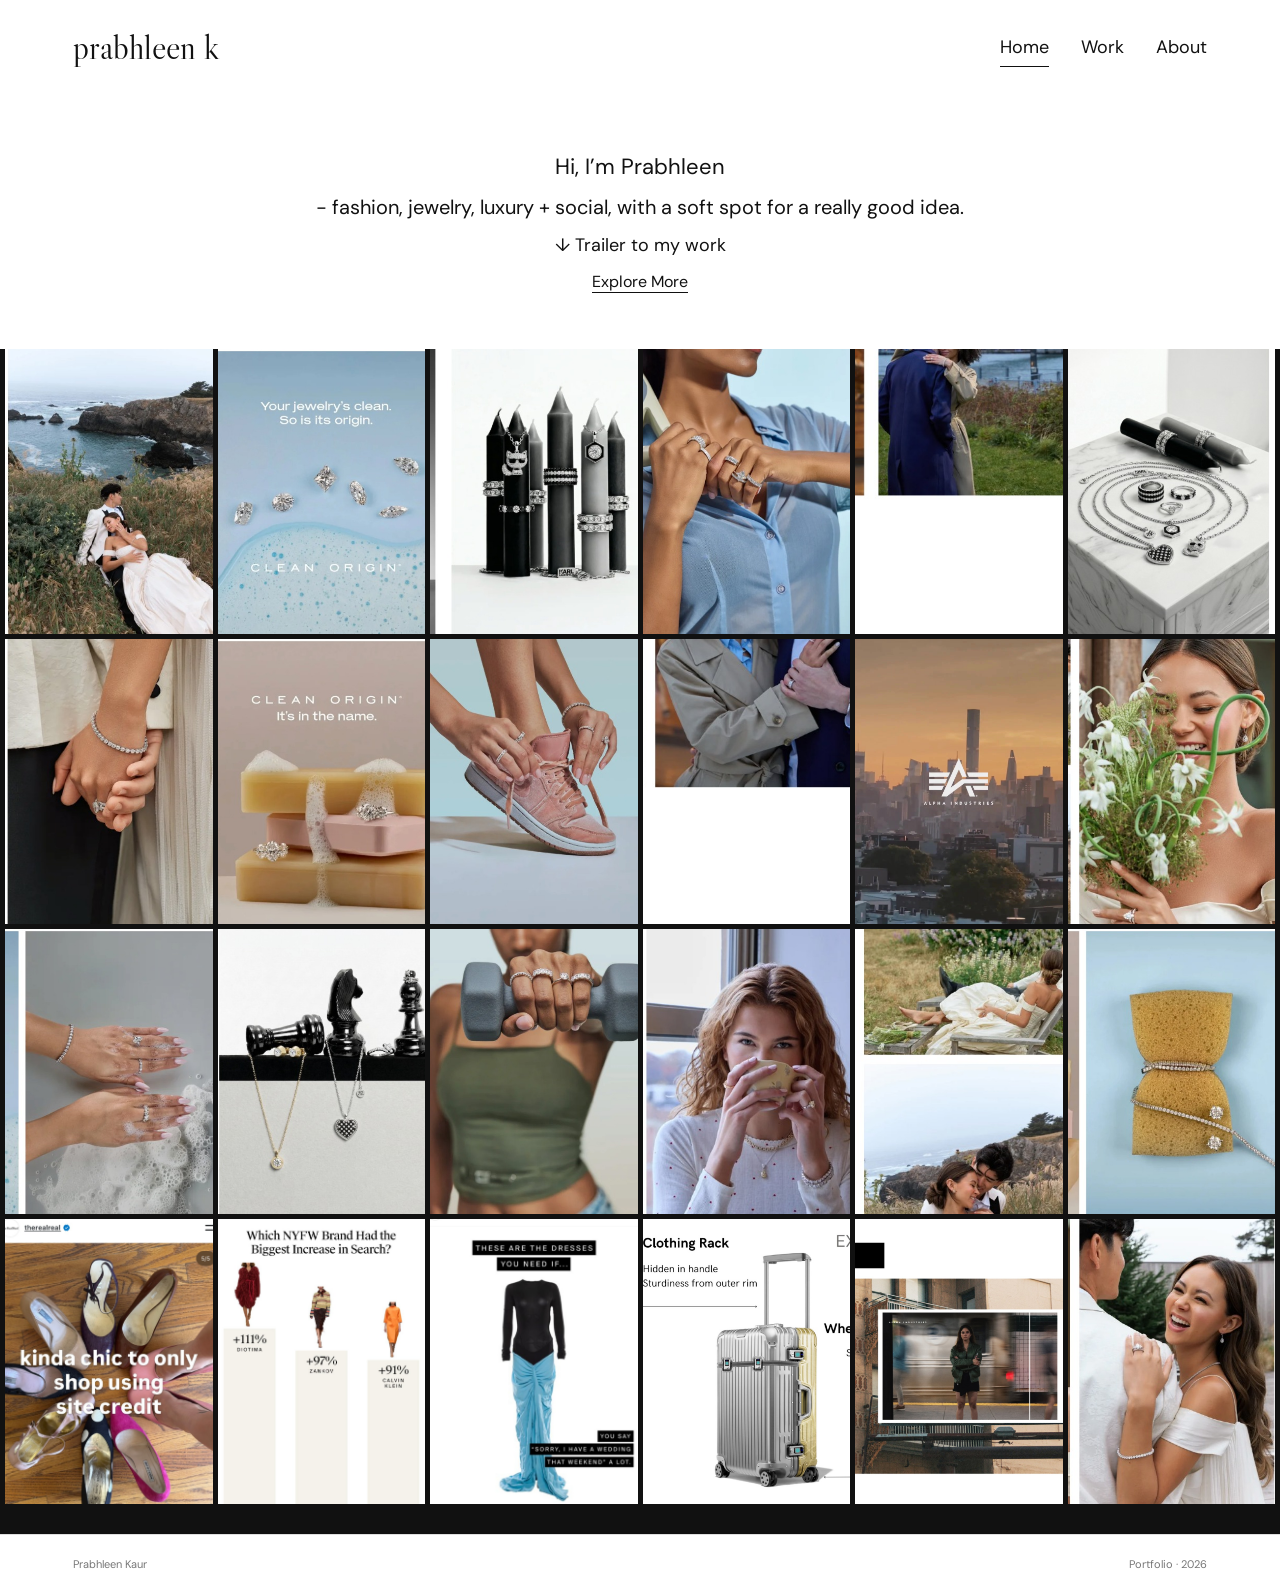
<file: index.html>
<!doctype html><html><head><meta charset="utf-8"><meta name="viewport" content="width=device-width,initial-scale=1">
<title>Prabhleen Kaur - Portfolio</title><link rel="stylesheet" href="styles.css"></head><body><header class="header">
<a href="index.html" class="logo">prabhleen k</a>
<nav class="nav"><a href="index.html" class="active">Home</a><a href="work.html">Work</a><a href="about.html">About</a></nav>
</header><main>
<section class="intro">
<div><h1>Hi, I’m Prabhleen</h1><p>- fashion, jewelry, luxury + social, with a soft spot for a really good idea.</p>
<div class="small">↓ Trailer to my work</div><div style="margin-top:14px"><a href="work.html">Explore More</a></div></div>
</section>

<section class="trailer-grid trailer-grid-clean">
  <a class="trailer-tile" href="work.html"><img src="assets/co-wedding-1.jpg" alt=""><span class="label">Clean Origin</span></a>
  <a class="trailer-tile" href="work.html"><img src="assets/co-clean-1.jpg" alt=""><span class="label">Clean Origin</span></a>
  <a class="trailer-tile" href="work.html"><img src="assets/co-karl-4.jpg" alt=""><span class="label">Karl Lagerfeld x Clean Origin</span></a>
  <a class="trailer-tile" href="work.html"><img src="assets/co-sport-1.jpg" alt=""><span class="label">Clean Origin</span></a>
  <a class="trailer-tile" href="work.html"><img src="assets/co-life-3.jpg" alt=""><span class="label">Clean Origin</span></a>
  <a class="trailer-tile" href="work.html"><img src="assets/co-karl-1.jpg" alt=""><span class="label">Karl Lagerfeld x Clean Origin</span></a>
  <a class="trailer-tile" href="work.html"><img src="assets/co-wedding-2.jpg" alt=""><span class="label">Clean Origin</span></a>
  <a class="trailer-tile" href="work.html"><img src="assets/co-clean-4.jpg" alt=""><span class="label">Clean Origin</span></a>
  <a class="trailer-tile" href="work.html"><img src="assets/co-sport-3.jpg" alt=""><span class="label">Clean Origin</span></a>
  <a class="trailer-tile" href="work.html"><img src="assets/co-life-4.jpg" alt=""><span class="label">Clean Origin</span></a>
  <a class="trailer-tile" href="work.html"><img src="assets/alpha-poster.jpg" alt=""><span class="label">Alpha Industries</span></a>
  <a class="trailer-tile" href="work.html"><img src="assets/co-wedding-5.jpg" alt=""><span class="label">Clean Origin</span></a>
  <a class="trailer-tile" href="work.html"><img src="assets/co-clean-2.jpg" alt=""><span class="label">Clean Origin</span></a>
  <a class="trailer-tile" href="work.html"><img src="assets/co-karl-2.jpg" alt=""><span class="label">Karl Lagerfeld x Clean Origin</span></a>
  <a class="trailer-tile" href="work.html"><img src="assets/co-sport-2.jpg" alt=""><span class="label">Clean Origin</span></a>
  <a class="trailer-tile" href="work.html"><img src="assets/co-life-1.jpg" alt=""><span class="label">Clean Origin</span></a>
  <a class="trailer-tile" href="work.html"><img src="assets/co-wedding-4.jpg" alt=""><span class="label">Clean Origin</span></a>
  <a class="trailer-tile" href="work.html"><img src="assets/co-clean-5.jpg" alt=""><span class="label">Clean Origin</span></a>
  <a class="trailer-tile" href="work.html"><img src="assets/trr-kinda-1.jpg" alt=""><span class="label">The RealReal</span></a>
  <a class="trailer-tile" href="work.html"><img src="assets/trr-nyfw-1.jpg" alt=""><span class="label">The RealReal</span></a>
  <a class="trailer-tile" href="work.html"><img src="assets/trr-dresses-1.jpg" alt=""><span class="label">The RealReal</span></a>
  <a class="trailer-tile" href="work.html"><img src="assets/rimowa-3.jpg" alt=""><span class="label">Rimowa</span></a>
  <a class="trailer-tile" href="work.html"><img src="assets/alpha-2.jpg" alt=""><span class="label">Alpha Industries</span></a>
  <a class="trailer-tile" href="work.html"><img src="assets/co-wedding-6.jpg" alt=""><span class="label">Clean Origin</span></a>
</section>
</main>
<footer><span>Prabhleen Kaur</span><span>Portfolio · 2026</span></footer><script src="script.js"></script></body></html>
</file>
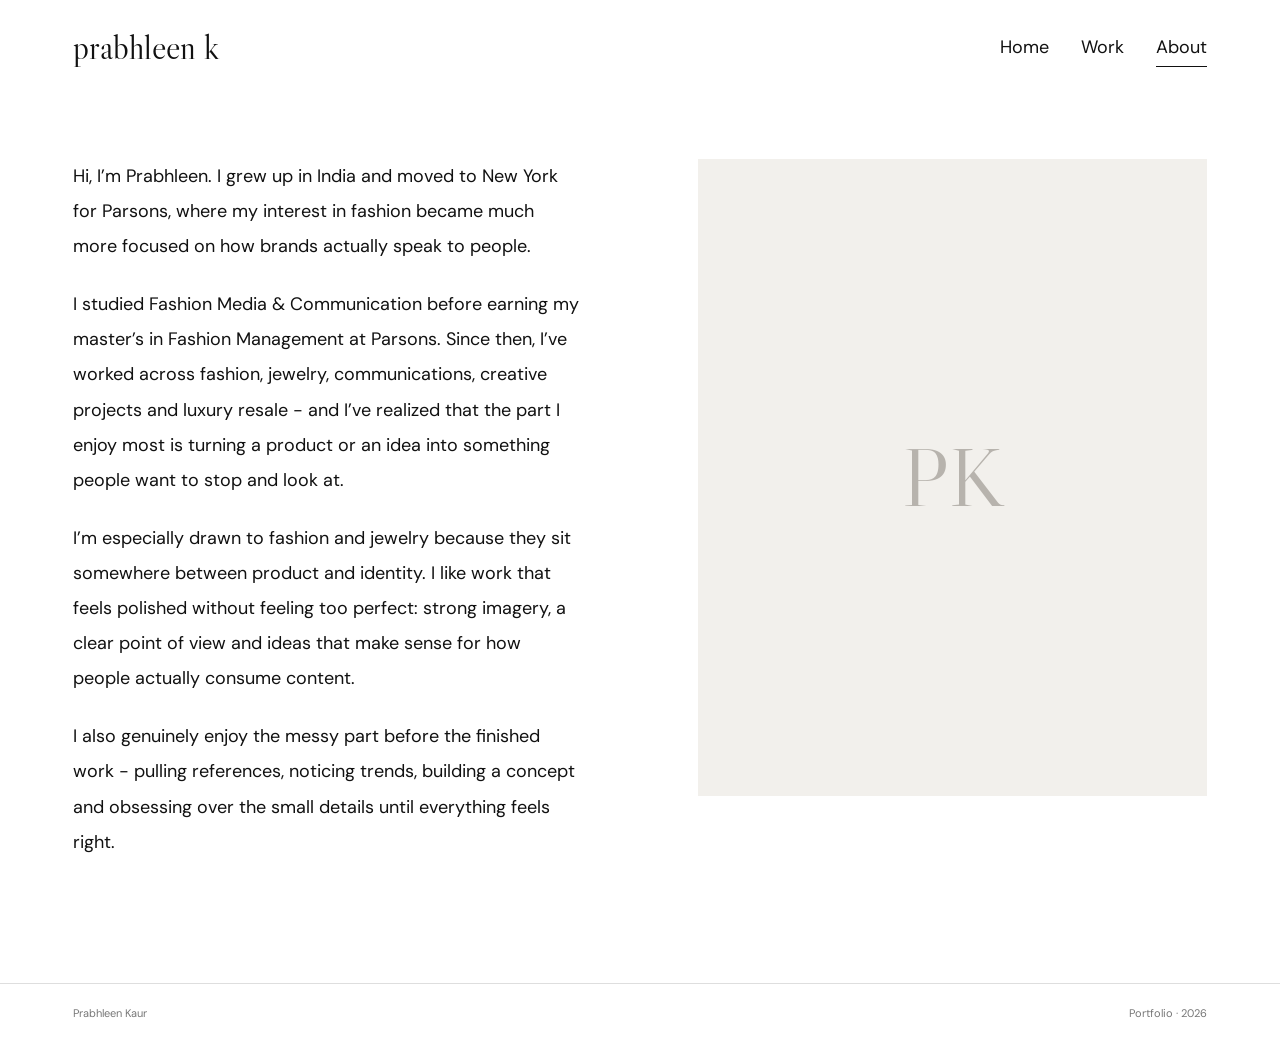
<file: about.html>
<!doctype html><html><head><meta charset="utf-8"><meta name="viewport" content="width=device-width,initial-scale=1">
<title>About - Prabhleen Kaur</title><link rel="stylesheet" href="styles.css"></head><body><header class="header">
<a href="index.html" class="logo">prabhleen k</a>
<nav class="nav"><a href="index.html">Home</a><a href="work.html">Work</a><a href="about.html" class="active">About</a></nav>
</header>
<main class="about">
  <section class="about-copy">
    <p>Hi, I’m Prabhleen. I grew up in India and moved to New York for Parsons, where my interest in fashion became much more focused on how brands actually speak to people.</p>

    <p>I studied Fashion Media &amp; Communication before earning my master’s in Fashion Management at Parsons. Since then, I’ve worked across fashion, jewelry, communications, creative projects and luxury resale - and I’ve realized that the part I enjoy most is turning a product or an idea into something people want to stop and look at.</p>

    <p>I’m especially drawn to fashion and jewelry because they sit somewhere between product and identity. I like work that feels polished without feeling too perfect: strong imagery, a clear point of view and ideas that make sense for how people actually consume content.</p>

    <p>I also genuinely enjoy the messy part before the finished work - pulling references, noticing trends, building a concept and obsessing over the small details until everything feels right.</p>
  </section>

  <div class="about-photo-wrap"><div class="about-photo-placeholder"><span>PK</span></div></div>
</main>

<footer><span>Prabhleen Kaur</span><span>Portfolio · 2026</span></footer><script src="script.js"></script></body></html>
</file>
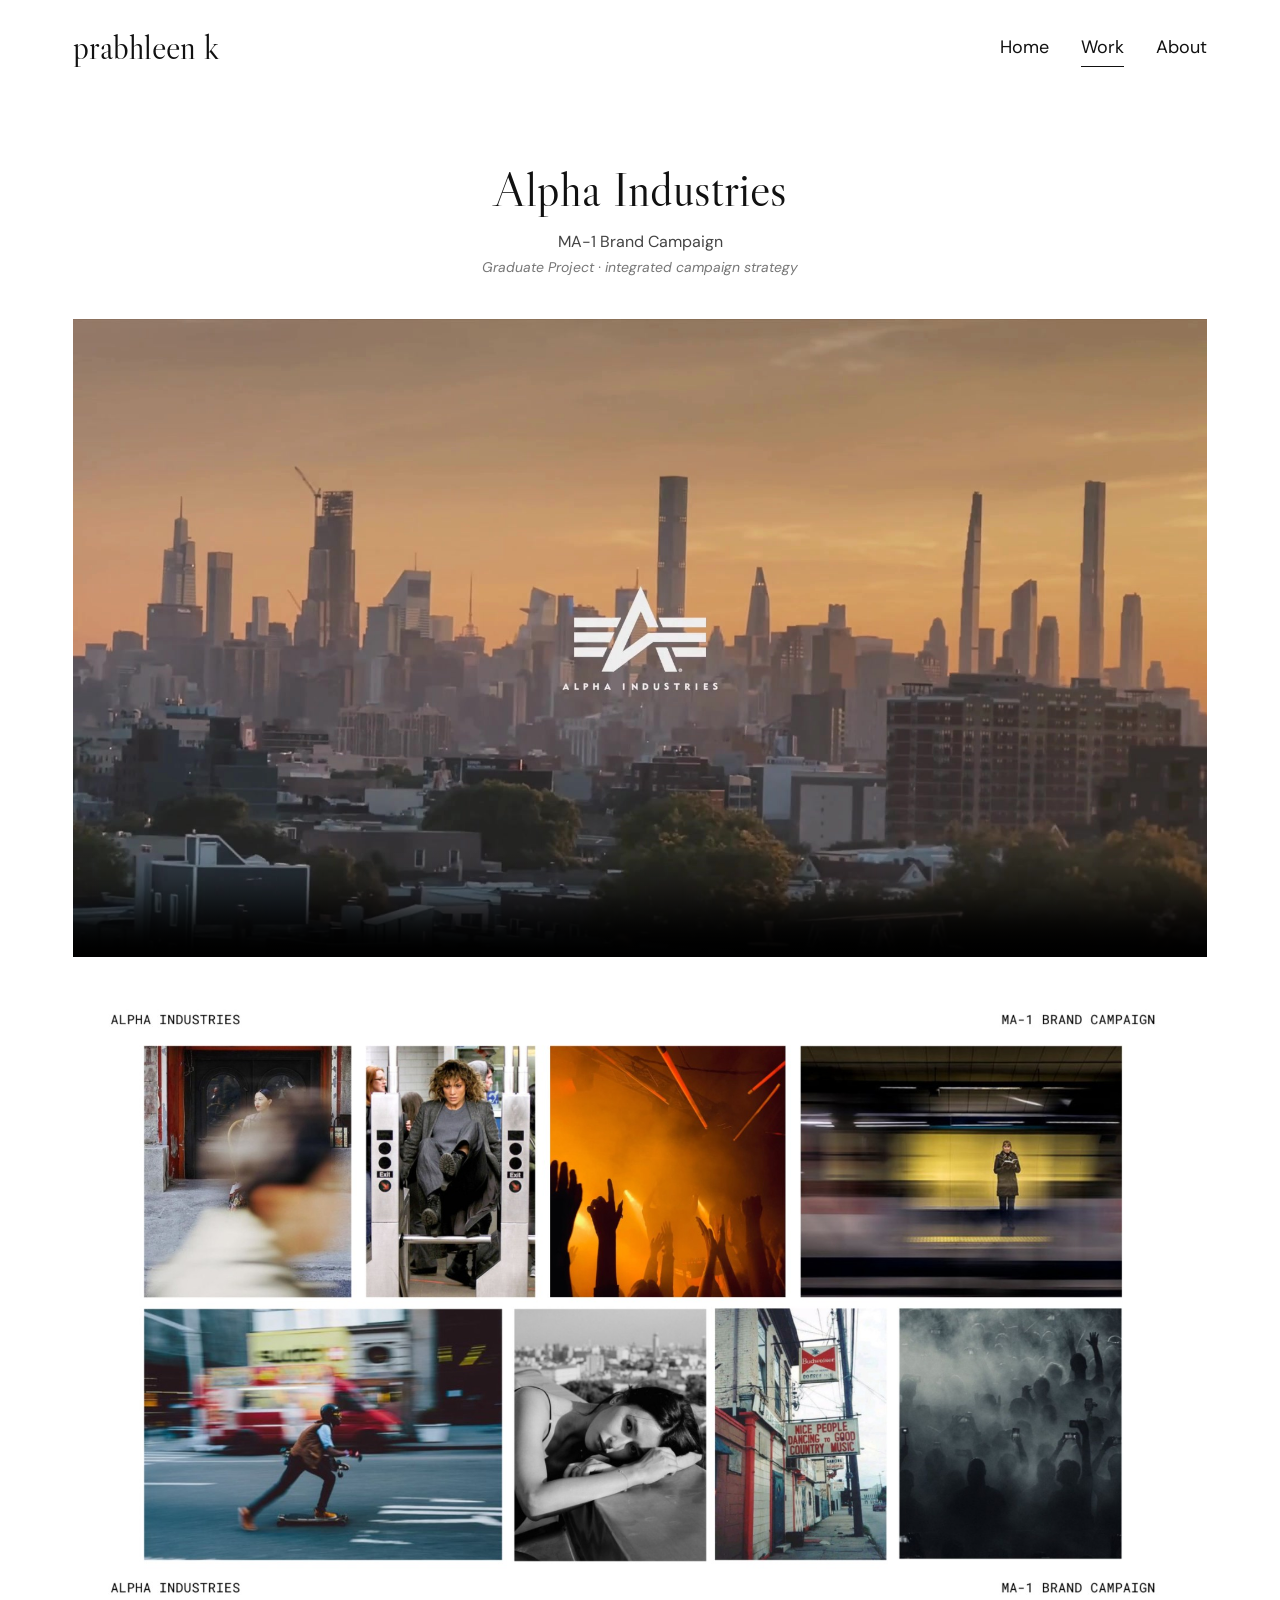
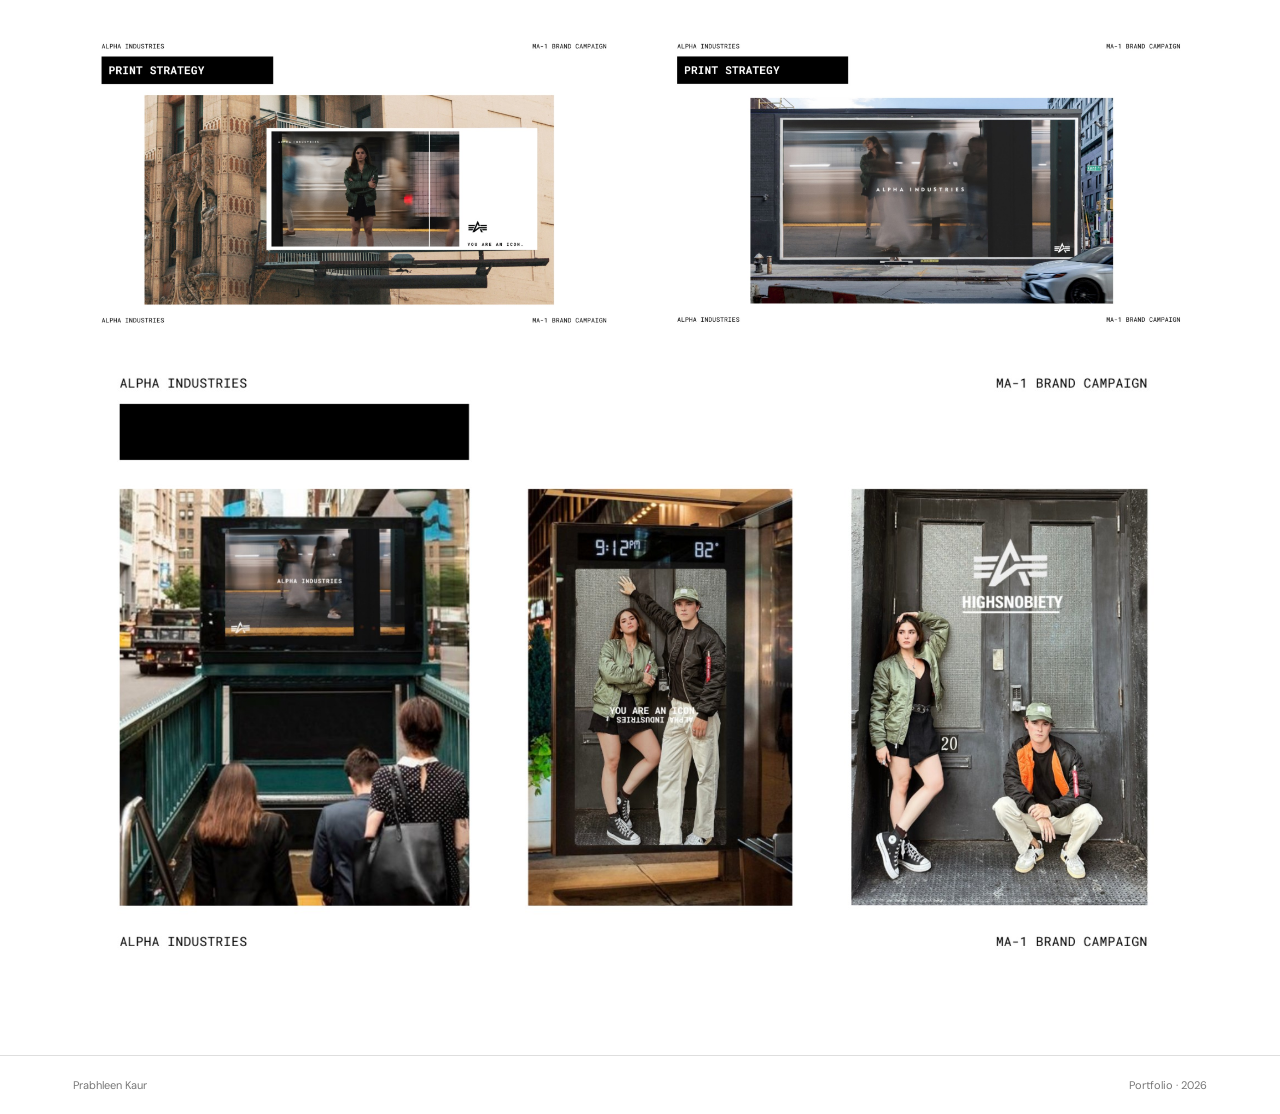
<file: alpha.html>
<!doctype html><html><head><meta charset="utf-8"><meta name="viewport" content="width=device-width,initial-scale=1">
<title>Alpha Industries - Prabhleen Kaur</title><link rel="stylesheet" href="styles.css"></head><body><header class="header">
<a href="index.html" class="logo">prabhleen k</a>
<nav class="nav"><a href="index.html">Home</a><a href="work.html" class="active">Work</a><a href="about.html">About</a></nav>
</header><main class="project-page"><section class="project-hero"><h1>Alpha Industries</h1><p>MA-1 Brand Campaign</p><em>Graduate Project · integrated campaign strategy</em></section>
<div class="full-video"><video controls playsinline poster="assets/alpha-poster.jpg"><source src="assets/alpha-campaign.mp4" type="video/mp4"></video></div>
<section class="image-stack"><img class="wide" src="assets/alpha-1.jpg"><img src="assets/alpha-2.jpg"><img src="assets/alpha-3.jpg"><img class="wide" src="assets/alpha-4.jpg"></section></main>
<footer><span>Prabhleen Kaur</span><span>Portfolio · 2026</span></footer><script src="script.js"></script></body></html>
</file>
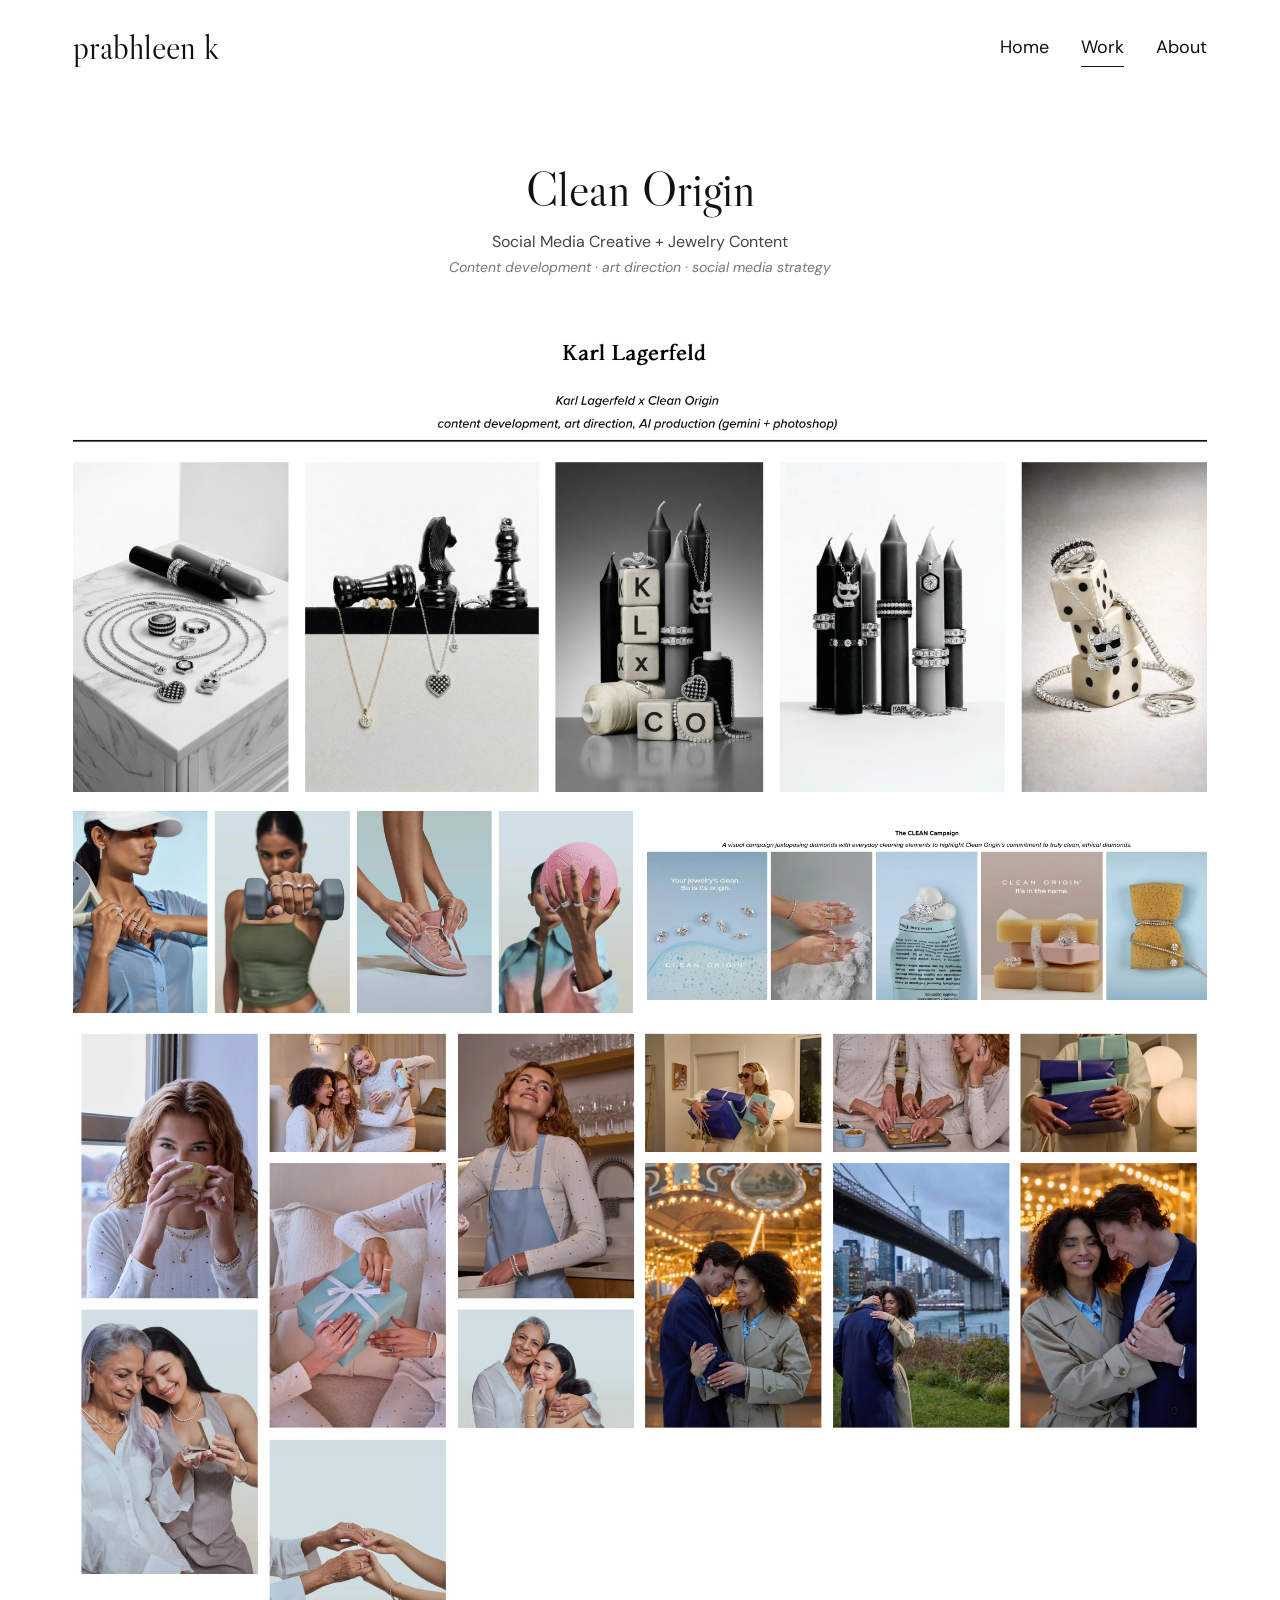
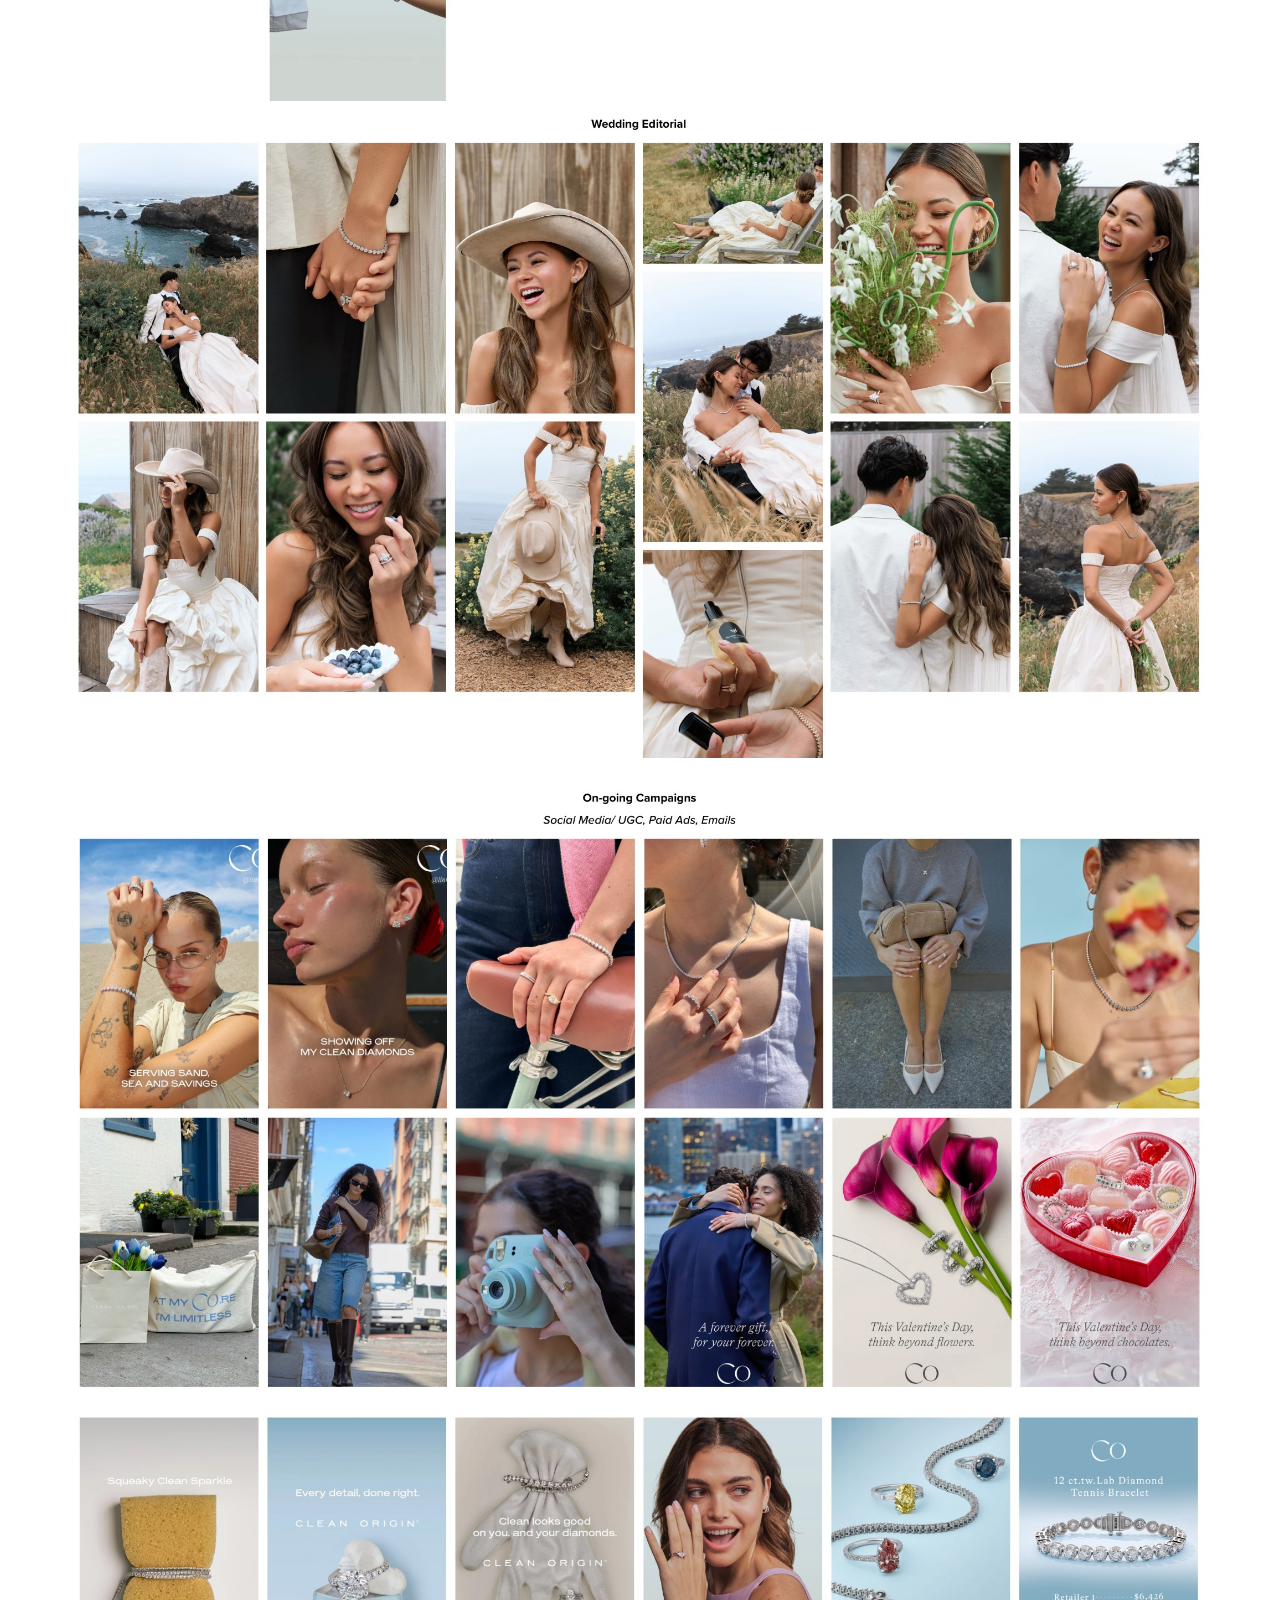
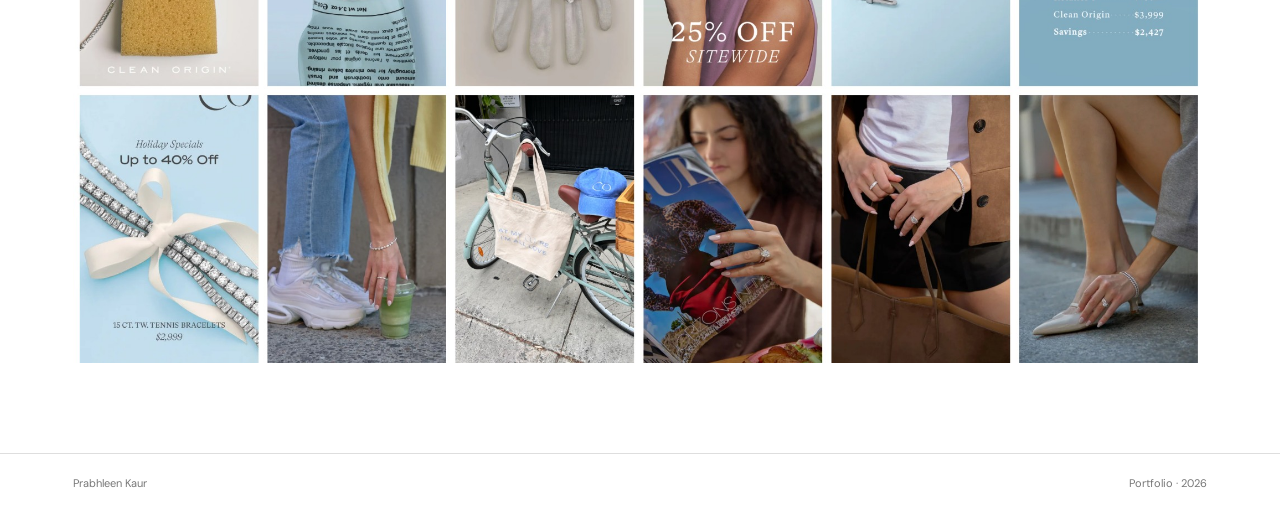
<file: clean-origin.html>
<!doctype html><html><head><meta charset="utf-8"><meta name="viewport" content="width=device-width,initial-scale=1">
<title>Clean Origin - Prabhleen Kaur</title><link rel="stylesheet" href="styles.css"></head><body><header class="header">
<a href="index.html" class="logo">prabhleen k</a>
<nav class="nav"><a href="index.html">Home</a><a href="work.html" class="active">Work</a><a href="about.html">About</a></nav>
</header><main class="project-page"><section class="project-hero"><h1>Clean Origin</h1><p>Social Media Creative + Jewelry Content</p><em>Content development · art direction · social media strategy</em></section>
<section class="image-stack">
<img class="wide" src="assets/co-karl-full.jpg">
<img src="assets/co-sport-full.jpg"><img src="assets/co-clean-full.jpg">
<img class="wide" src="assets/co-lifestyle-full.jpg">
<img class="wide" src="assets/co-wedding-full.jpg">
<img class="wide" src="assets/co-ongoing-full.jpg">
<img class="wide" src="assets/co-ongoing2-full.jpg">
</section></main>
<footer><span>Prabhleen Kaur</span><span>Portfolio · 2026</span></footer><script src="script.js"></script></body></html>
</file>
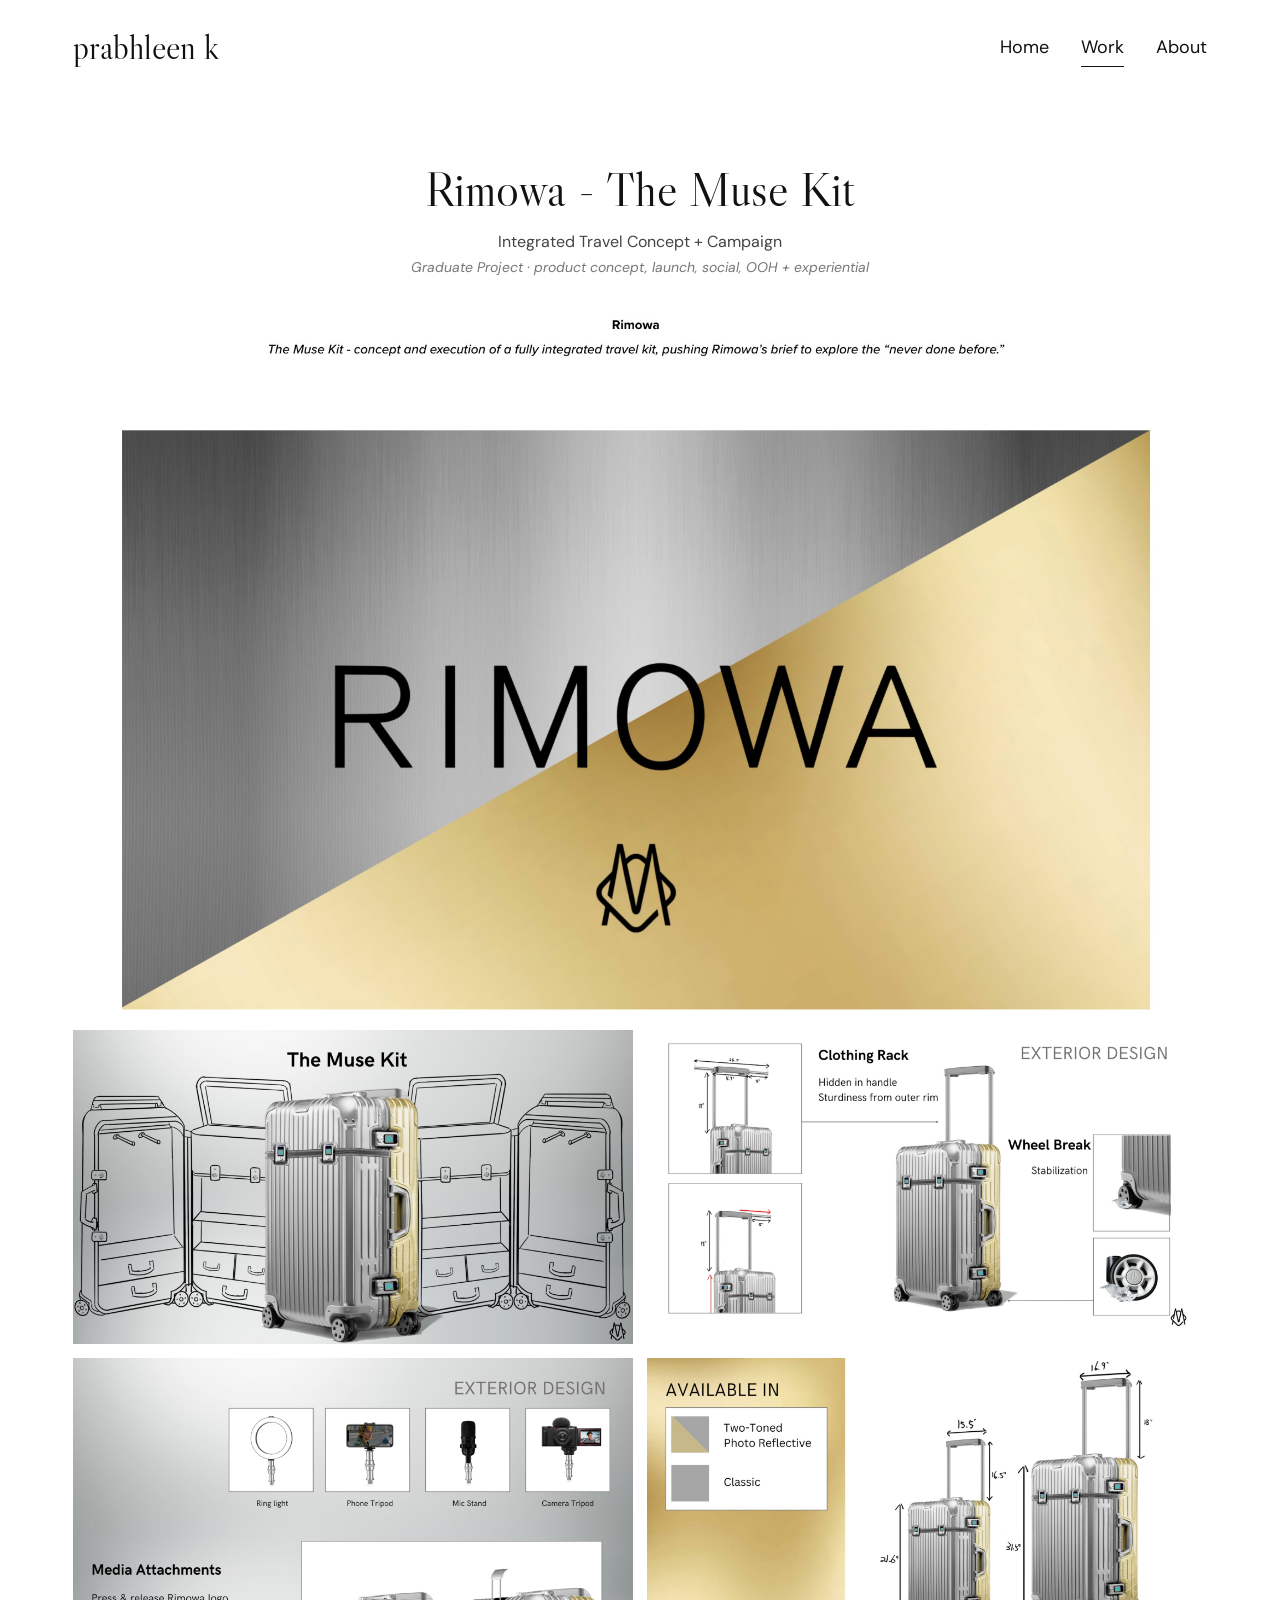
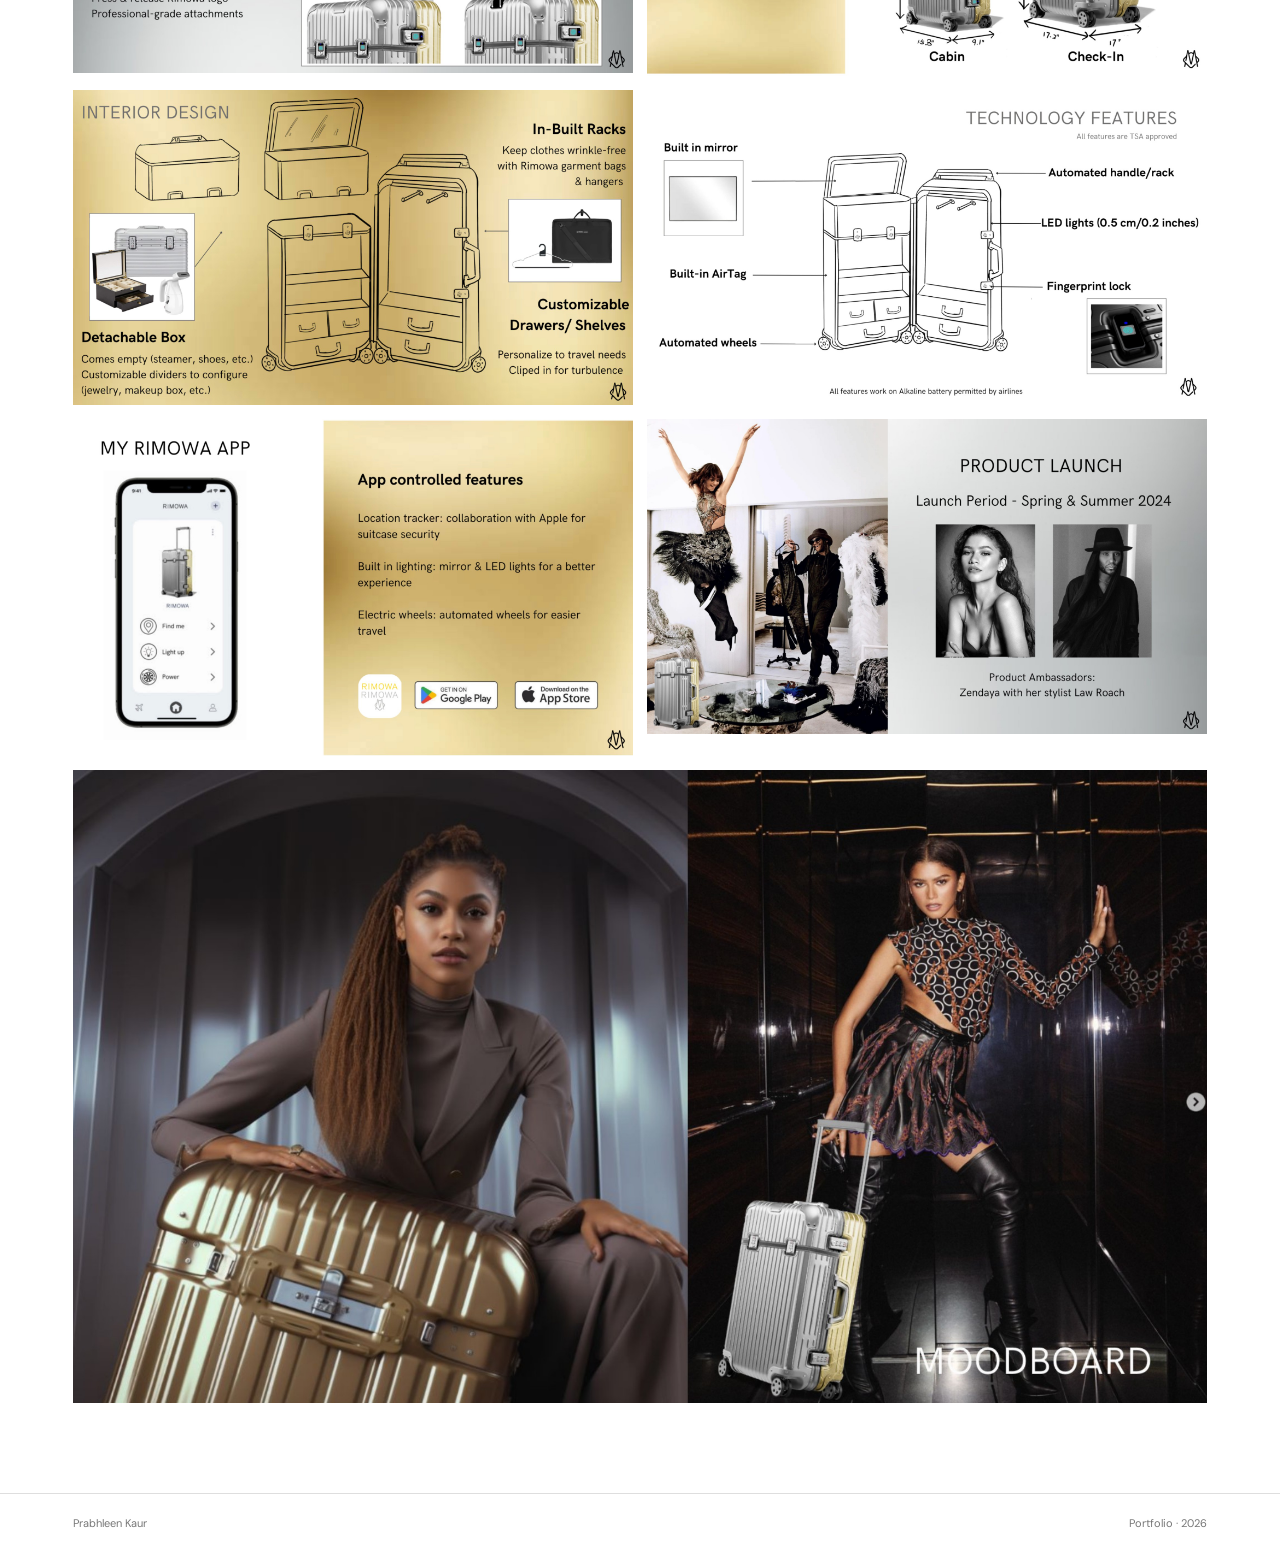
<file: rimowa.html>
<!doctype html><html><head><meta charset="utf-8"><meta name="viewport" content="width=device-width,initial-scale=1">
<title>Rimowa - Prabhleen Kaur</title><link rel="stylesheet" href="styles.css"></head><body><header class="header">
<a href="index.html" class="logo">prabhleen k</a>
<nav class="nav"><a href="index.html">Home</a><a href="work.html" class="active">Work</a><a href="about.html">About</a></nav>
</header><main class="project-page"><section class="project-hero"><h1>Rimowa - The Muse Kit</h1><p>Integrated Travel Concept + Campaign</p><em>Graduate Project · product concept, launch, social, OOH + experiential</em></section>
<section class="image-stack"><img class="wide" src="assets/rimowa-1.jpg"><img class="" src="assets/rimowa-2.jpg"><img class="" src="assets/rimowa-3.jpg"><img class="" src="assets/rimowa-4.jpg"><img class="" src="assets/rimowa-5.jpg"><img class="" src="assets/rimowa-6.jpg"><img class="" src="assets/rimowa-7.jpg"><img class="" src="assets/rimowa-8.jpg"><img class="" src="assets/rimowa-9.jpg"><img class="wide" src="assets/rimowa-10.jpg"></section></main>
<footer><span>Prabhleen Kaur</span><span>Portfolio · 2026</span></footer><script src="script.js"></script></body></html>
</file>
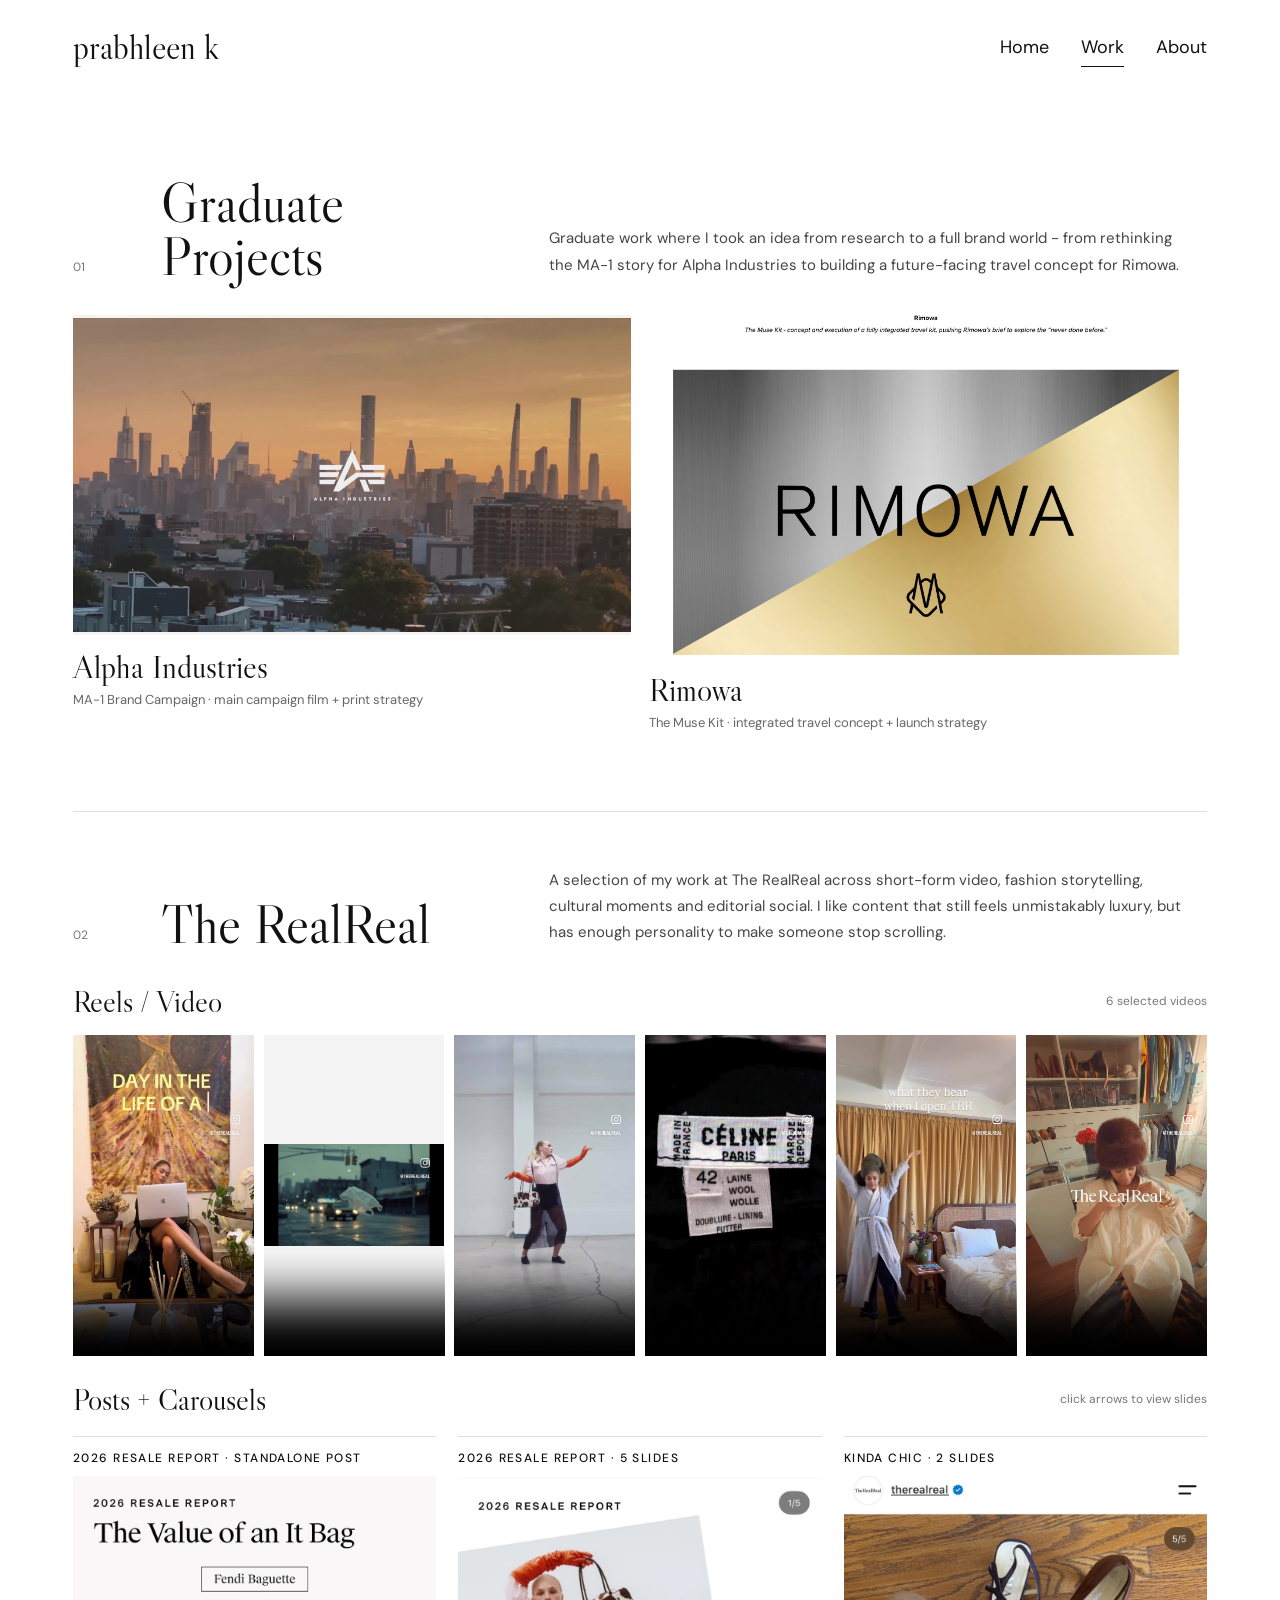
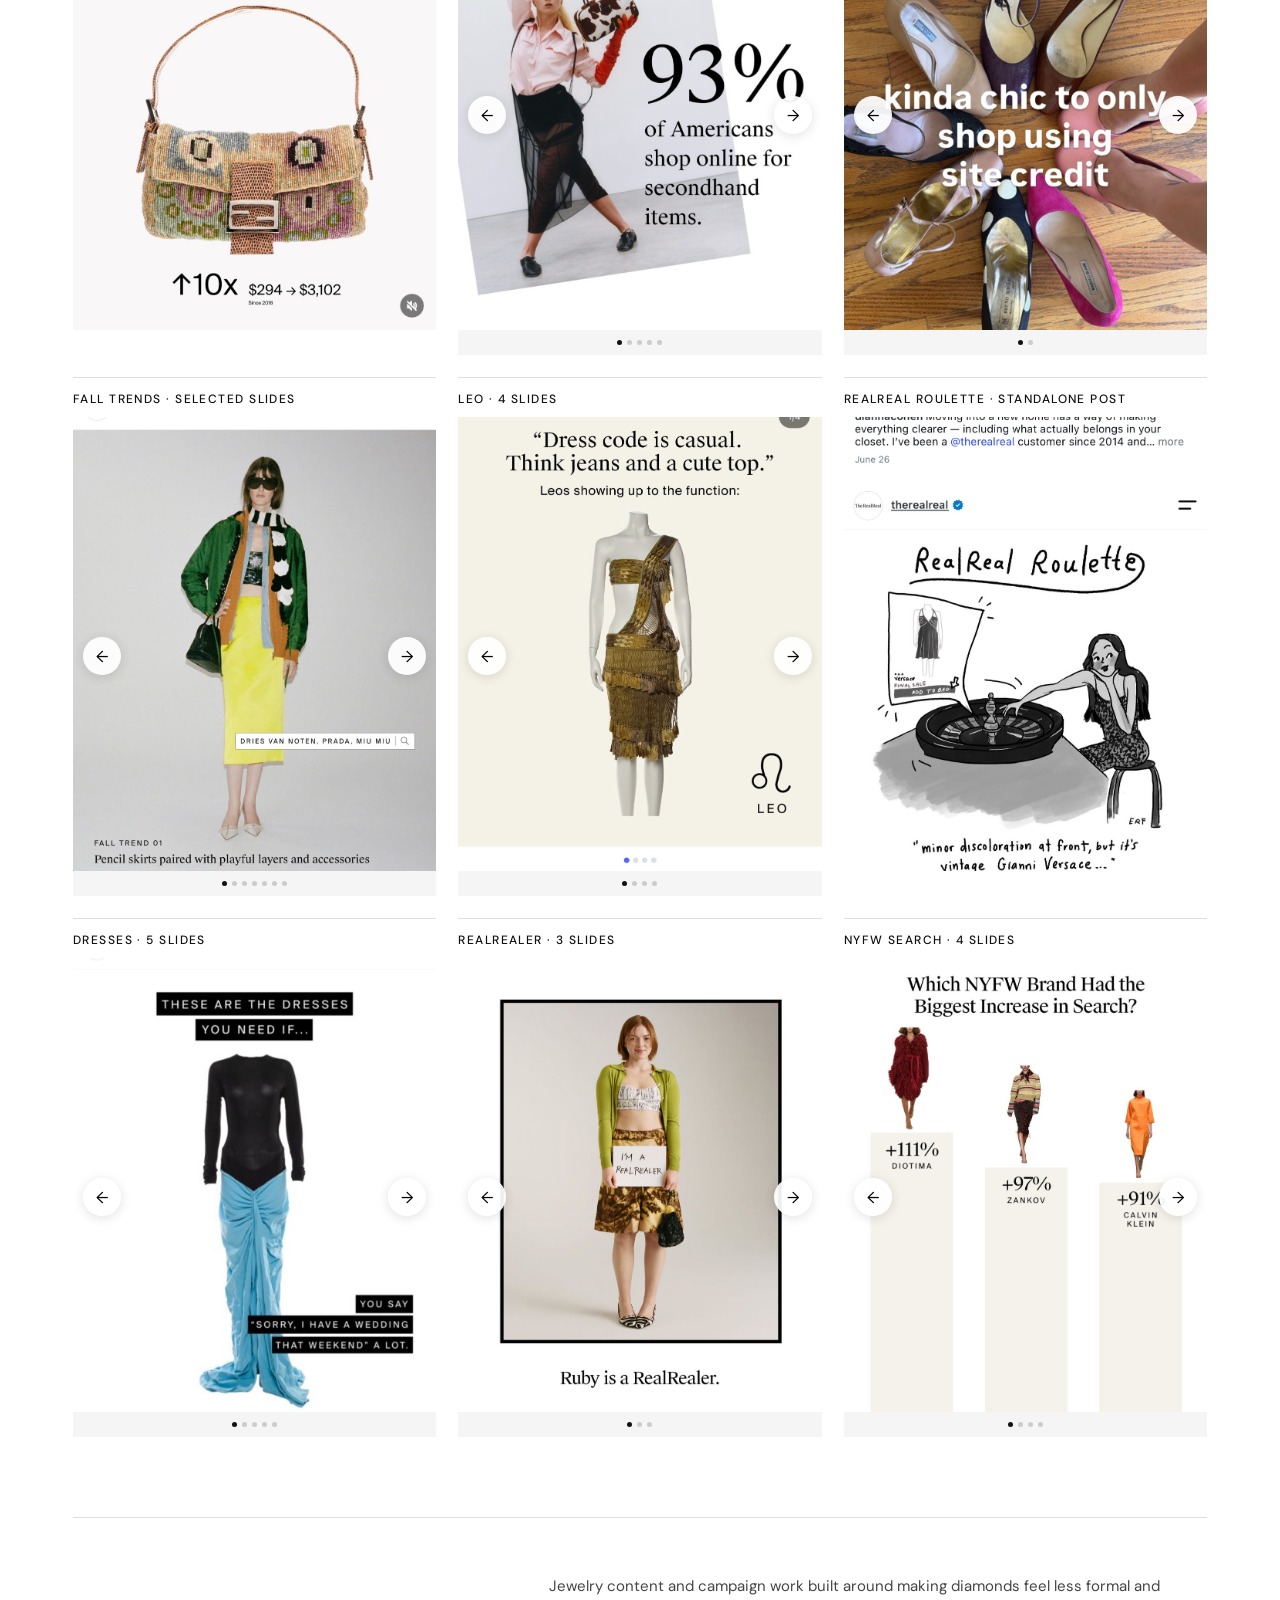
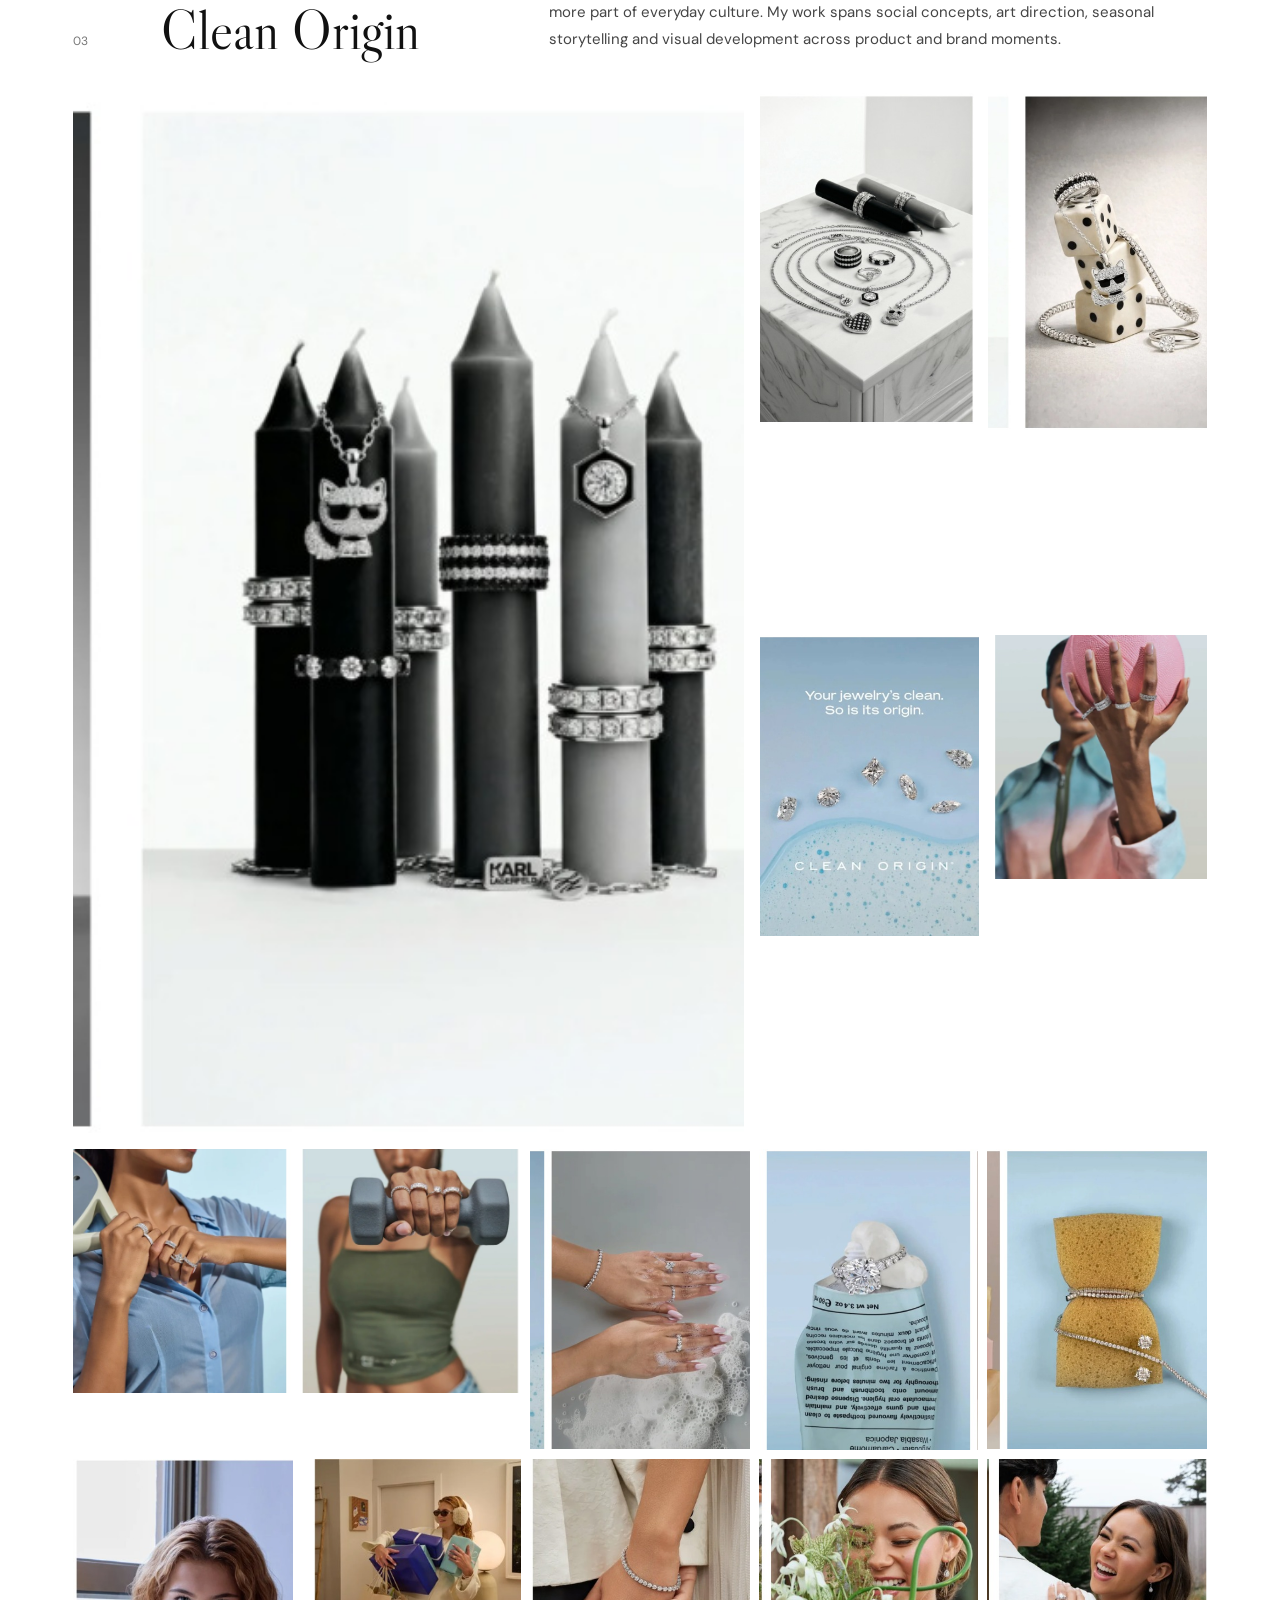
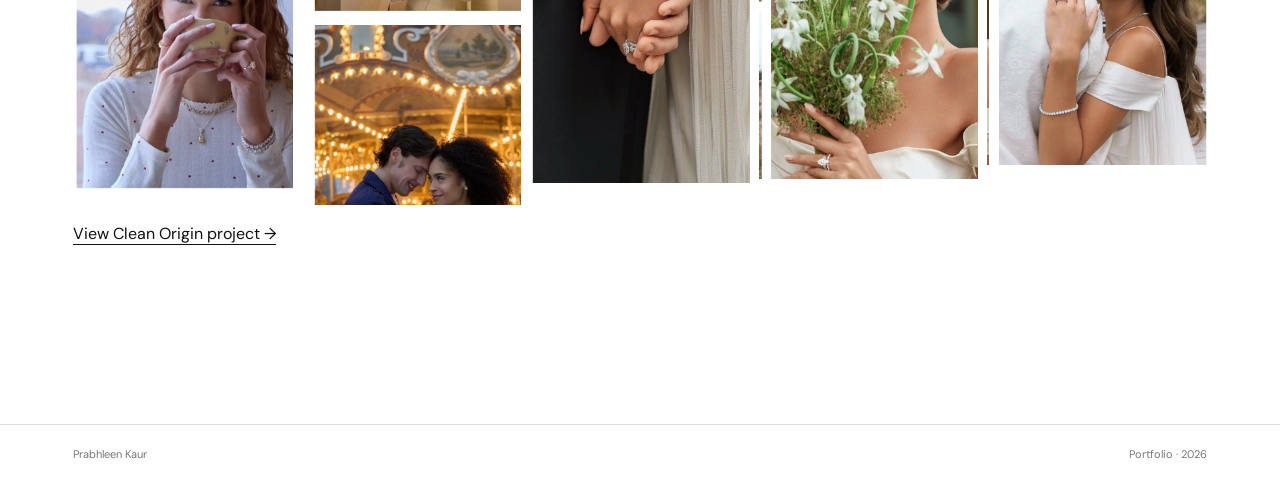
<file: work.html>
<!doctype html><html><head><meta charset="utf-8"><meta name="viewport" content="width=device-width,initial-scale=1">
<title>Work - Prabhleen Kaur</title><link rel="stylesheet" href="styles.css"></head><body><header class="header">
<a href="index.html" class="logo">prabhleen k</a>
<nav class="nav"><a href="index.html">Home</a><a href="work.html" class="active">Work</a><a href="about.html">About</a></nav>
</header>
<main class="work">
<section class="section">
<div class="section-head"><div class="section-no">01</div><h1 class="section-title">Graduate<br>Projects</h1>
<p class="section-desc">Graduate work where I took an idea from research to a full brand world - from rethinking the MA-1 story for Alpha Industries to building a future-facing travel concept for Rimowa.</p></div>
<div class="grad-grid">
<a class="project-block" href="alpha.html"><div class="visual"><video autoplay muted loop playsinline poster="assets/alpha-poster.jpg"><source src="assets/alpha-campaign.mp4" type="video/mp4"></video></div><h3>Alpha Industries</h3><p>MA-1 Brand Campaign · main campaign film + print strategy</p></a>
<a class="project-block" href="rimowa.html"><div class="visual"><img src="assets/rimowa-1.jpg"></div><h3>Rimowa</h3><p>The Muse Kit · integrated travel concept + launch strategy</p></a>
</div></section>

<section class="section">
<div class="section-head"><div class="section-no">02</div><h1 class="section-title">The RealReal</h1>
<p class="section-desc">A selection of my work at The RealReal across short-form video, fashion storytelling, cultural moments and editorial social. I like content that still feels unmistakably luxury, but has enough personality to make someone stop scrolling.</p></div>
<div class="video-heading"><h3>Reels / Video</h3><span style="font-size:12px;color:#777">6 selected videos</span></div>
<div class="reels"><div class="reel-wrap"><video controls playsinline preload="metadata" poster="assets/trr-reel-1.jpg"><source src="assets/trr-reel-1.mp4" type="video/mp4"></video></div><div class="reel-wrap"><video controls playsinline preload="metadata" poster="assets/trr-reel-2.jpg"><source src="assets/trr-reel-2.mp4" type="video/mp4"></video></div><div class="reel-wrap"><video controls playsinline preload="metadata" poster="assets/trr-reel-3.jpg"><source src="assets/trr-reel-3.mp4" type="video/mp4"></video></div><div class="reel-wrap"><video controls playsinline preload="metadata" poster="assets/trr-reel-4.jpg"><source src="assets/trr-reel-4.mp4" type="video/mp4"></video></div><div class="reel-wrap"><video controls playsinline preload="metadata" poster="assets/trr-reel-5.jpg"><source src="assets/trr-reel-5.mp4" type="video/mp4"></video></div><div class="reel-wrap"><video controls playsinline preload="metadata" poster="assets/trr-reel-6.jpg"><source src="assets/trr-reel-6.mp4" type="video/mp4"></video></div></div>
<div class="content-heading"><h3>Posts + Carousels</h3><span style="font-size:12px;color:#777">click arrows to view slides</span></div>
<div class="trr-layout">
<article class="post-card single-post"><h4>2026 Resale Report · Standalone Post</h4><img src="assets/trr-it-bag.jpg"></article>
<article class="post-card"><h4>2026 Resale Report · 5 Slides</h4><div class="carousel">
<button class="carousel-btn prev" aria-label="Previous">←</button>
<div class="carousel-track"><div class="carousel-slide"><img src="assets/trr-resale-1.jpg" alt=""></div><div class="carousel-slide"><img src="assets/trr-resale-2.jpg" alt=""></div><div class="carousel-slide"><img src="assets/trr-resale-3.jpg" alt=""></div><div class="carousel-slide"><img src="assets/trr-resale-4.jpg" alt=""></div><div class="carousel-slide"><img src="assets/trr-resale-5.jpg" alt=""></div></div>
<button class="carousel-btn next" aria-label="Next">→</button>
<div class="dots"></div></div></article><article class="post-card"><h4>Kinda Chic · 2 Slides</h4><div class="carousel">
<button class="carousel-btn prev" aria-label="Previous">←</button>
<div class="carousel-track"><div class="carousel-slide"><img src="assets/trr-kinda-1.jpg" alt=""></div><div class="carousel-slide"><img src="assets/trr-kinda-2.jpg" alt=""></div></div>
<button class="carousel-btn next" aria-label="Next">→</button>
<div class="dots"></div></div></article><article class="post-card"><h4>Fall Trends · Selected Slides</h4><div class="carousel">
<button class="carousel-btn prev" aria-label="Previous">←</button>
<div class="carousel-track"><div class="carousel-slide"><img src="assets/trr-fall-1.jpg" alt=""></div><div class="carousel-slide"><img src="assets/trr-fall-3.jpg" alt=""></div><div class="carousel-slide"><img src="assets/trr-fall-5.jpg" alt=""></div><div class="carousel-slide"><img src="assets/trr-fall-6.jpg" alt=""></div><div class="carousel-slide"><img src="assets/trr-fall-7.jpg" alt=""></div><div class="carousel-slide"><img src="assets/trr-fall-8.jpg" alt=""></div><div class="carousel-slide"><img src="assets/trr-fall-9.jpg" alt=""></div></div>
<button class="carousel-btn next" aria-label="Next">→</button>
<div class="dots"></div></div></article><article class="post-card"><h4>Leo · 4 Slides</h4><div class="carousel">
<button class="carousel-btn prev" aria-label="Previous">←</button>
<div class="carousel-track"><div class="carousel-slide"><img src="assets/trr-leo-1.jpg" alt=""></div><div class="carousel-slide"><img src="assets/trr-leo-2.jpg" alt=""></div><div class="carousel-slide"><img src="assets/trr-leo-3.jpg" alt=""></div><div class="carousel-slide"><img src="assets/trr-leo-4.jpg" alt=""></div></div>
<button class="carousel-btn next" aria-label="Next">→</button>
<div class="dots"></div></div></article><article class="post-card single-post"><h4>RealReal Roulette · Standalone Post</h4><img src="assets/trr-roulette.jpg"></article><article class="post-card"><h4>Dresses · 5 Slides</h4><div class="carousel">
<button class="carousel-btn prev" aria-label="Previous">←</button>
<div class="carousel-track"><div class="carousel-slide"><img src="assets/trr-dresses-1.jpg" alt=""></div><div class="carousel-slide"><img src="assets/trr-dresses-2.jpg" alt=""></div><div class="carousel-slide"><img src="assets/trr-dresses-3.jpg" alt=""></div><div class="carousel-slide"><img src="assets/trr-dresses-4.jpg" alt=""></div><div class="carousel-slide"><img src="assets/trr-dresses-5.jpg" alt=""></div></div>
<button class="carousel-btn next" aria-label="Next">→</button>
<div class="dots"></div></div></article><article class="post-card"><h4>RealRealer · 3 Slides</h4><div class="carousel">
<button class="carousel-btn prev" aria-label="Previous">←</button>
<div class="carousel-track"><div class="carousel-slide"><img src="assets/trr-realrealer-1.jpg" alt=""></div><div class="carousel-slide"><img src="assets/trr-realrealer-2.jpg" alt=""></div><div class="carousel-slide"><img src="assets/trr-realrealer-3.jpg" alt=""></div></div>
<button class="carousel-btn next" aria-label="Next">→</button>
<div class="dots"></div></div></article><article class="post-card"><h4>NYFW Search · 4 Slides</h4><div class="carousel">
<button class="carousel-btn prev" aria-label="Previous">←</button>
<div class="carousel-track"><div class="carousel-slide"><img src="assets/trr-nyfw-1.jpg" alt=""></div><div class="carousel-slide"><img src="assets/trr-nyfw-2.jpg" alt=""></div><div class="carousel-slide"><img src="assets/trr-nyfw-3.jpg" alt=""></div><div class="carousel-slide"><img src="assets/trr-nyfw-4.jpg" alt=""></div></div>
<button class="carousel-btn next" aria-label="Next">→</button>
<div class="dots"></div></div></article></div></section>

<section class="section">
<div class="section-head"><div class="section-no">03</div><h1 class="section-title">Clean Origin</h1>
<p class="section-desc">Jewelry content and campaign work built around making diamonds feel less formal and more part of everyday culture. My work spans social concepts, art direction, seasonal storytelling and visual development across product and brand moments.</p></div>
<div class="clean-feature">
<img src="assets/co-karl-4.jpg" alt="">
<div class="clean-side"><img src="assets/co-karl-1.jpg"><img src="assets/co-karl-5.jpg"><img src="assets/co-clean-1.jpg"><img src="assets/co-sport-4.jpg"></div>
</div>
<div class="clean-grid">
<img src="assets/co-sport-1.jpg"><img src="assets/co-sport-2.jpg"><img src="assets/co-clean-2.jpg"><img src="assets/co-clean-3.jpg"><img src="assets/co-clean-5.jpg">
<img src="assets/co-life-1.jpg"><img src="assets/co-life-2.jpg"><img src="assets/co-wedding-2.jpg"><img src="assets/co-wedding-5.jpg"><img src="assets/co-wedding-6.jpg">
</div>
<div style="margin-top:18px"><a href="clean-origin.html" style="text-decoration:underline;text-underline-offset:5px">View Clean Origin project →</a></div>
</section></main>
<footer><span>Prabhleen Kaur</span><span>Portfolio · 2026</span></footer><script src="script.js"></script></body></html>
</file>
<file: styles.css>
@import url('https://fonts.googleapis.com/css2?family=DM+Sans:wght@400;500;600&family=Libre+Caslon+Display&display=swap');

:root{--bg:#fff;--ink:#111;--muted:#6e6e6e;--line:#dedede;--soft:#f5f4f1}
*{box-sizing:border-box}
html{scroll-behavior:smooth}
body{margin:0;background:var(--bg);color:var(--ink);font-family:'DM Sans',Arial,sans-serif}
img,video{display:block;max-width:100%}
a{color:inherit;text-decoration:none}
button{font:inherit}
.header{height:94px;padding:0 5.7vw;display:flex;justify-content:space-between;align-items:center;background:rgba(255,255,255,.96);position:sticky;top:0;z-index:50;backdrop-filter:blur(10px)}
.logo{font-family:'Libre Caslon Display',Georgia,serif;font-size:34px}
.nav{display:flex;gap:32px;font-size:18px}
.nav a{padding:7px 0}.nav .active{border-bottom:1px solid}
.intro{height:255px;display:flex;align-items:center;justify-content:center;text-align:center;padding:20px}
.intro h1{font-size:22px;font-weight:400;margin:0 0 13px}
.intro p{font-size:20px;margin:0 0 13px}
.intro .small{font-size:18px}
.intro a{text-decoration:underline;text-underline-offset:5px}
.trailer-grid{columns:6 210px;column-gap:9px;padding:0 4px 30px}
.trailer-tile{position:relative;margin-bottom:9px;break-inside:avoid;overflow:hidden;background:#f2f1ed}
.trailer-tile img,.trailer-tile video{width:100%;height:auto;object-fit:contain}
.trailer-tile .label{position:absolute;inset:0;background:rgba(0,0,0,.22);display:flex;align-items:center;justify-content:center;color:#fff;font-family:'Libre Caslon Display',serif;font-size:26px;opacity:0;transition:.2s;text-align:center;padding:20px}
.trailer-tile:hover .label{opacity:1}
.work{padding:28px 5.7vw 100px}
.section{padding:55px 0 80px;border-bottom:1px solid var(--line)}
.section:last-child{border-bottom:0}
.section-head{display:grid;grid-template-columns:60px minmax(220px,360px) 1fr;gap:28px;align-items:end;margin-bottom:32px}
.section-no{font-size:12px;color:#777;padding-bottom:8px}
.section-title{font-family:'Libre Caslon Display',Georgia,serif;font-size:54px;font-weight:400;margin:0;line-height:.98}
.section-desc{max-width:590px;color:#555;line-height:1.7;margin:0 0 5px}
.grad-grid{display:grid;grid-template-columns:1fr 1fr;gap:18px}
.project-block .visual{background:var(--soft);min-height:320px;display:flex;align-items:center;justify-content:center;overflow:hidden}
.project-block .visual img,.project-block .visual video{width:100%;height:auto;max-height:620px;object-fit:contain}
.project-block h3{font-family:'Libre Caslon Display',serif;font-size:32px;font-weight:400;margin:12px 0 4px}
.project-block p{margin:0;color:#666;font-size:13px}
.video-heading,.content-heading{display:flex;justify-content:space-between;align-items:center;margin:25px 0 15px}
.video-heading h3,.content-heading h3{font-family:'Libre Caslon Display',serif;font-size:30px;font-weight:400;margin:0}
.reels{display:grid;grid-template-columns:repeat(6,minmax(0,1fr));gap:10px}
.reel-wrap{background:#f4f4f4;display:flex;align-items:center;justify-content:center}
.reel-wrap video{width:100%;height:auto;aspect-ratio:9/16;object-fit:contain;background:#f4f4f4}
.trr-layout{display:grid;grid-template-columns:repeat(3,1fr);gap:22px;margin-top:18px}
.post-card{border-top:1px solid var(--line);padding-top:13px}
.post-card h4{font-size:12px;font-weight:500;text-transform:uppercase;letter-spacing:.12em;margin:0 0 10px}
.carousel{position:relative;background:#f5f5f5;overflow:hidden}
.carousel-track{display:flex;transition:transform .3s ease}
.carousel-slide{min-width:100%;display:flex;align-items:center;justify-content:center;background:#fff}
.carousel-slide img{width:100%;height:auto;object-fit:contain}
.carousel-btn{position:absolute;top:50%;transform:translateY(-50%);width:38px;height:38px;border:0;border-radius:50%;background:rgba(255,255,255,.93);box-shadow:0 2px 12px rgba(0,0,0,.12);cursor:pointer;z-index:2}
.carousel-btn.prev{left:10px}.carousel-btn.next{right:10px}
.dots{display:flex;justify-content:center;gap:5px;padding:10px}
.dot{width:5px;height:5px;border-radius:50%;background:#ccc;border:0;padding:0}.dot.active{background:#111}
.single-post img{width:100%;height:auto;object-fit:contain}
.clean-feature{display:grid;grid-template-columns:1.2fr .8fr;gap:16px;margin-bottom:16px}
.clean-feature img{width:100%;height:100%;object-fit:contain;background:#f5f3ef}
.clean-side{display:grid;grid-template-columns:1fr 1fr;gap:9px}
.clean-side img{width:100%;height:auto;object-fit:contain}
.clean-grid{display:grid;grid-template-columns:repeat(5,1fr);gap:9px}
.clean-grid img{width:100%;height:auto;object-fit:contain;background:#f4f4f1}
.project-page{padding:35px 5.7vw 90px}
.project-hero{text-align:center;padding:30px 0 42px}
.project-hero h1{font-family:'Libre Caslon Display',serif;font-size:48px;font-weight:400;margin:0 0 12px}
.project-hero p{margin:4px 0;color:#444}.project-hero em{color:#777;font-size:14px}
.full-video{max-width:1180px;margin:0 auto 35px;background:#f3f3f3}
.full-video video{width:100%;height:auto;object-fit:contain}
.image-stack{display:grid;grid-template-columns:1fr 1fr;gap:14px}
.image-stack img{width:100%;height:auto;object-fit:contain}
.image-stack .wide{grid-column:1/-1}
.about{padding:65px 5.7vw 100px;display:grid;grid-template-columns:1fr 1fr;gap:9vw;align-items:center}
.about-copy{font-size:18px;line-height:1.95;max-width:610px}
.about-copy p{margin:0 0 23px}
.avatar{aspect-ratio:1;border-radius:50%;background:#f2f1ed;display:flex;align-items:center;justify-content:center;font-family:'Libre Caslon Display',serif;font-size:88px;color:#b7b3ad;width:min(470px,80%);margin:auto}
footer{border-top:1px solid var(--line);padding:22px 5.7vw;display:flex;justify-content:space-between;color:#777;font-size:11px}
@media(max-width:1050px){
  .section-head{grid-template-columns:45px 280px 1fr}
  .section-title{font-size:45px}
  .reels{grid-template-columns:repeat(3,1fr)}
  .trr-layout{grid-template-columns:1fr 1fr}
  .clean-grid{grid-template-columns:repeat(3,1fr)}
}
@media(max-width:700px){
  .header{height:72px;padding:0 20px}.logo{font-size:27px}.nav{gap:16px;font-size:15px}
  .intro{height:220px}.intro p{font-size:17px}
  .trailer-grid{columns:2 145px}
  .work,.project-page{padding-left:20px;padding-right:20px}
  .section-head{grid-template-columns:30px 1fr}.section-desc{grid-column:2}.section-title{font-size:38px}
  .grad-grid,.clean-feature,.image-stack{grid-template-columns:1fr}
  .reels{grid-template-columns:repeat(2,1fr)}
  .trr-layout{grid-template-columns:1fr}
  .clean-grid{grid-template-columns:repeat(2,1fr)}
  .about{grid-template-columns:1fr;padding:45px 24px 80px}.about-copy{font-size:16px}
}


/* V6 - homepage trailer: structured grid, no masonry holes */
.trailer-grid-clean{
  display:grid;
  grid-template-columns:repeat(6, minmax(0,1fr));
  gap:9px;
  columns:initial;
  padding:0 4px 30px;
}
.trailer-grid-clean .trailer-tile{
  margin:0;
  height:330px;
  break-inside:auto;
  background:#eee;
}
.trailer-grid-clean .trailer-tile img{
  width:100%;
  height:100%;
  object-fit:cover;
  object-position:center;
}
.trailer-grid-clean .trailer-tile:nth-child(1) img,
.trailer-grid-clean .trailer-tile:nth-child(7) img{
  object-position:center 42%;
}
.trailer-grid-clean .trailer-tile:nth-child(5) img,
.trailer-grid-clean .trailer-tile:nth-child(10) img{
  object-position:center;
}

/* About */
.about{
  align-items:start;
}
.about-copy{
  max-width:650px;
}
.about-photo-wrap{
  position:sticky;
  top:130px;
  width:min(520px,100%);
  margin:0 auto;
}
.about-photo-wrap img{
  width:100%;
  height:auto;
  max-height:680px;
  object-fit:cover;
  border-radius:2px;
}
.about-photo-placeholder{
  aspect-ratio:4/5;
  background:#f2f0ec;
  display:flex;
  flex-direction:column;
  align-items:center;
  justify-content:center;
  gap:10px;
  color:#b7b3ad;
}
.about-photo-placeholder span{
  font-family:'Libre Caslon Display',serif;
  font-size:82px;
}
.about-photo-placeholder small{
  font-size:11px;
  letter-spacing:.12em;
  text-transform:uppercase;
}

/* Slightly warmer, more editorial section descriptions */
.section-desc{
  font-size:15px;
  line-height:1.75;
  max-width:650px;
  color:#454545;
}

@media(max-width:1050px){
  .trailer-grid-clean{
    grid-template-columns:repeat(3,minmax(0,1fr));
  }
  .trailer-grid-clean .trailer-tile{height:360px}
}
@media(max-width:700px){
  .trailer-grid-clean{
    grid-template-columns:repeat(2,minmax(0,1fr));
    gap:6px;
  }
  .trailer-grid-clean .trailer-tile{height:250px}
  .about-photo-wrap{position:static}
}

/* V7 trailer: dense edge-to-edge image wall */
.trailer-grid-clean{
  display:grid !important;
  grid-template-columns:repeat(6,minmax(0,1fr)) !important;
  grid-auto-rows:285px;
  gap:5px !important;
  padding:0 5px 30px !important;
  background:#111;
}
.trailer-grid-clean .trailer-tile{
  display:block;
  width:100%;
  height:285px !important;
  min-height:0 !important;
  margin:0 !important;
  padding:0 !important;
  overflow:hidden;
  background:#111 !important;
  line-height:0;
}
.trailer-grid-clean .trailer-tile img,
.trailer-grid-clean .trailer-tile video{
  display:block;
  width:100% !important;
  height:100% !important;
  max-width:none !important;
  object-fit:cover !important;
  object-position:center !important;
  margin:0 !important;
  padding:0 !important;
  border:0 !important;
}
.trailer-grid-clean .label{line-height:1.1}
@media(max-width:1050px){
  .trailer-grid-clean{grid-template-columns:repeat(4,minmax(0,1fr)) !important;grid-auto-rows:300px}
  .trailer-grid-clean .trailer-tile{height:300px !important}
}
@media(max-width:700px){
  .trailer-grid-clean{grid-template-columns:repeat(2,minmax(0,1fr)) !important;grid-auto-rows:255px;gap:4px !important}
  .trailer-grid-clean .trailer-tile{height:255px !important}
}
</file>
